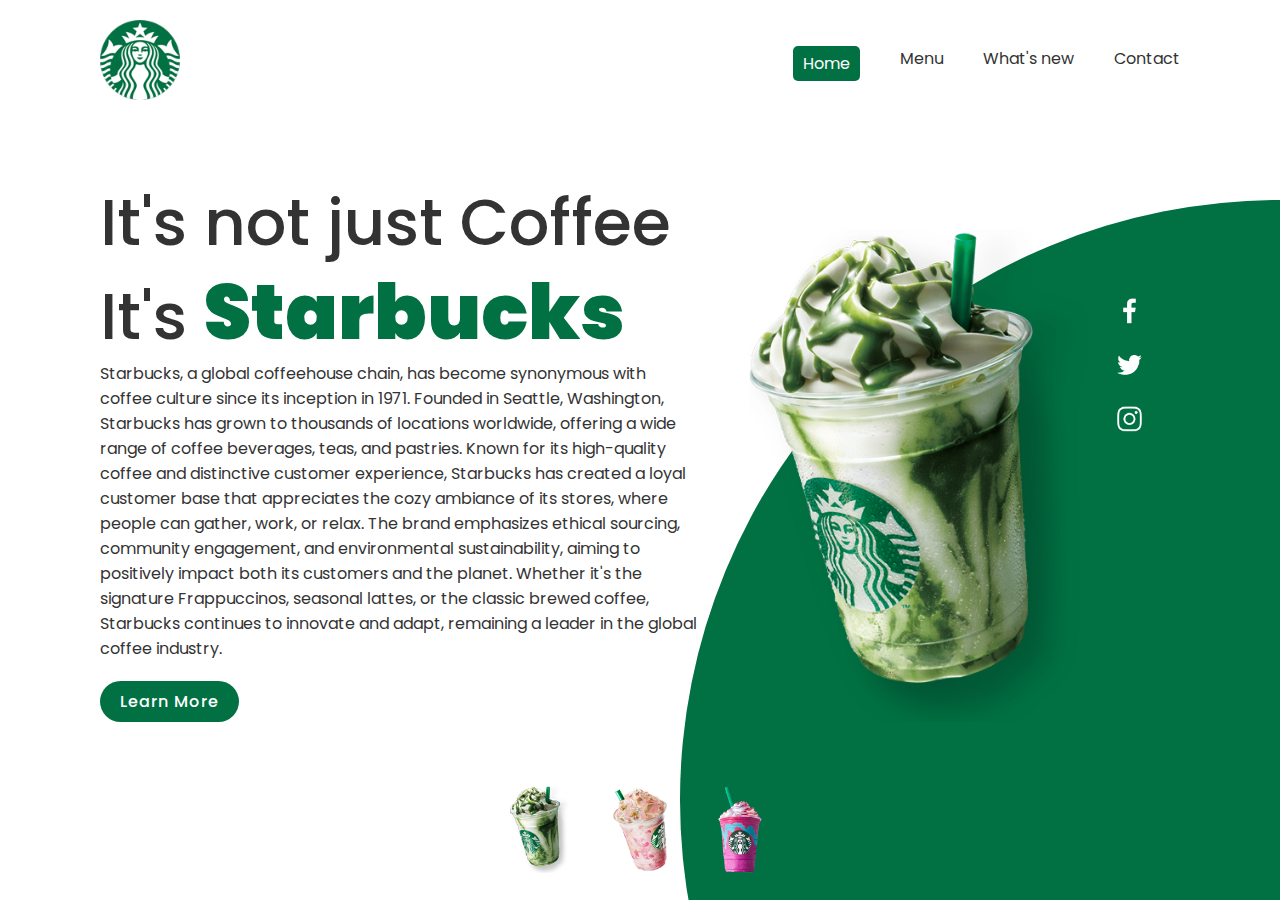
<file: Index.html>
<!DOCTYPE html>
<html lang="en">
<head>
    <meta charset="UTF-8">
    <meta http-equiv="X-UA-Compatible" content="IE=edge">
    <meta name="viewport" content="width=device-width, initial-scale=1.0">
    <title>Starbucks</title>
    <link rel="stylesheet" href="style.css">
    <link rel="icon" href="./img/logo.png" type="image/png"> <!-- Add this line -->
</head>
<body>
    <section>
        <div class="circle"></div>
        <header>
            <a href="#"><img src="./img/logo.png" class="logo"></a>
            <ul>
                <li><a href="#" class="active">Home</a></li>
                <li><a href="menu.html" >Menu</a></li>
                <li><a href="new.html">What's new</a></li>
                <li><a href="contact.html">Contact</a></li>
            </ul>
        </header>
        <div class="content">
            <div class="textBox">
                <h2>It's not just Coffee <br>It's <span>Starbucks</span></h2>
                <p>Starbucks, a global coffeehouse chain, has become synonymous with coffee culture since its inception in 1971. Founded in Seattle, Washington, Starbucks has grown to thousands of locations worldwide, offering a wide range of coffee beverages, teas, and pastries. Known for its high-quality coffee and distinctive customer experience, Starbucks has created a loyal customer base that appreciates the cozy ambiance of its stores, where people can gather, work, or relax. The brand emphasizes ethical sourcing, community engagement, and environmental sustainability, aiming to positively impact both its customers and the planet. Whether it's the signature Frappuccinos, seasonal lattes, or the classic brewed coffee, Starbucks continues to innovate and adapt, remaining a leader in the global coffee industry.</p>
                <a href="learn.html">Learn More</a>
            </div>
            <div class="imgBox">
                <img src="./img/img1.png" class="starbucks">
            </div>
        </div>
        <ul class="thumb">
            <li><a href="#"><img src="./img/thumb1.png" onclick="imgSlider('./img/img1.png'); changeCircleColor('#017143')"></a></li>
            <li><a href="#"><img src="./img/thumb2.png" onclick="imgSlider('./img/img2.png'); changeCircleColor('#eb7495')"></a></li>
            <li><a href="#"><img src="./img/thumb3.png" onclick="imgSlider('./img/img3.png'); changeCircleColor('#d752b1')"></a></li>
        </ul>
        <ul class="sci">
            <li><a href="https://www.facebook.com/Starbucks/"><img src="./img/facebook.png"></a></li>
            <li><a href="https://x.com/StarbucksIndia?ref_src=twsrc%5Egoogle%7Ctwcamp%5Eserp%7Ctwgr%5Eauthor"><img src="./img/twitter.png"></a></li>
            <li><a href="https://www.instagram.com/starbucks/?hl=en"><img src="./img/instagram.png"></a></li>
        </ul>
    </section>

    <script type="text/javascript">
        function imgSlider(anything){
            document.querySelector('.starbucks').src = anything;
        }
        function changeCircleColor(color){
            const circle = document.querySelector('.circle');
            circle.style.background = color;
        }
    </script>
</body>
</html>
</file>
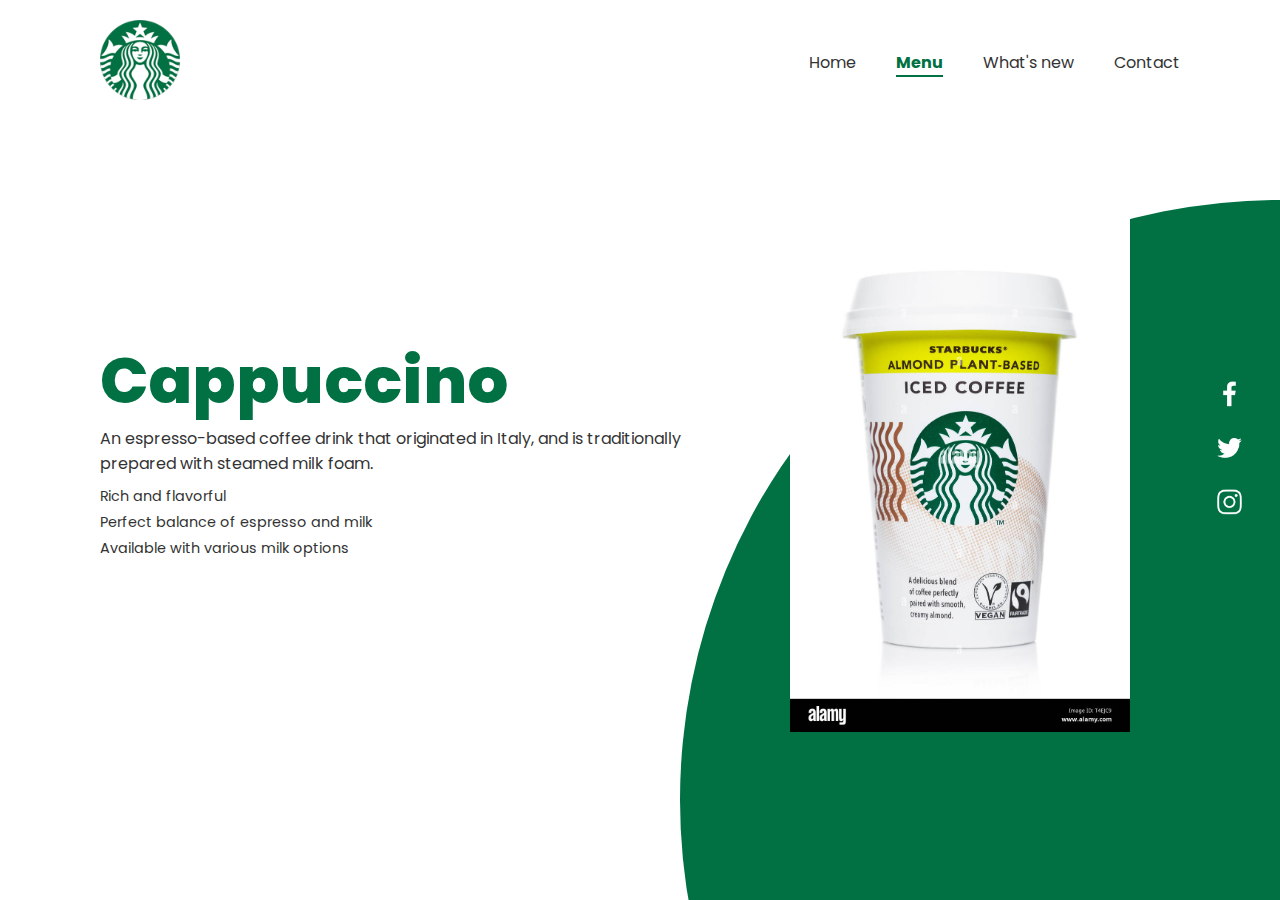
<file: cappuccino.html>
<!DOCTYPE html>
<html lang="en">
<head>
    <meta charset="UTF-8">
    <meta http-equiv="X-UA-Compatible" content="IE=edge">
    <meta name="viewport" content="width=device-width, initial-scale=1.0">
    <title>Cappuccino - Starbucks Menu</title>
    <link rel="stylesheet" href="menu.css">
    <link rel="icon" href="./img/logo.png" type="image/png">
</head>
<body>
    <section>
        <div class="circle"></div>
        <header>
            <a href="index.html"><img src="./img/logo.png" class="logo"></a>
            <ul>
                <li><a href="index.html">Home</a></li>
                <li><a href="menu.html" class="active">Menu</a></li>
                <li><a href="new.html">What's new</a></li>
                <li><a href="contact.html">Contact</a></li>
            </ul>
        </header>
        <div class="content">
            <div class="textBox">
                <h2>Cappuccino</h2>
                <p>An espresso-based coffee drink that originated in Italy, and is traditionally prepared with steamed milk foam.</p>
                <ul class="details">
                    <li>Rich and flavorful</li>
                    <li>Perfect balance of espresso and milk</li>
                    <li>Available with various milk options</li>
                </ul>
            </div>
            <div class="imgBox">
                <img src="img/almond.jpg" alt="Cappuccino">
            </div>
        </div>
        <ul class="sci">
            <li><a href="https://www.facebook.com/Starbucks"><img src="./img/facebook.png"></a></li>
            <li><a href="https://x.com/StarbucksIndia?ref_src=twsrc%5Egoogle%7Ctwcamp%5Eserp%7Ctwgr%5Eauthor"><img src="./img/twitter.png"></a></li>
            <li><a href="https://www.instagram.com/starbucks/?hl=en"><img src="./img/instagram.png"></a></li>
        </ul>
    </section>
</body>
</html>
</file>
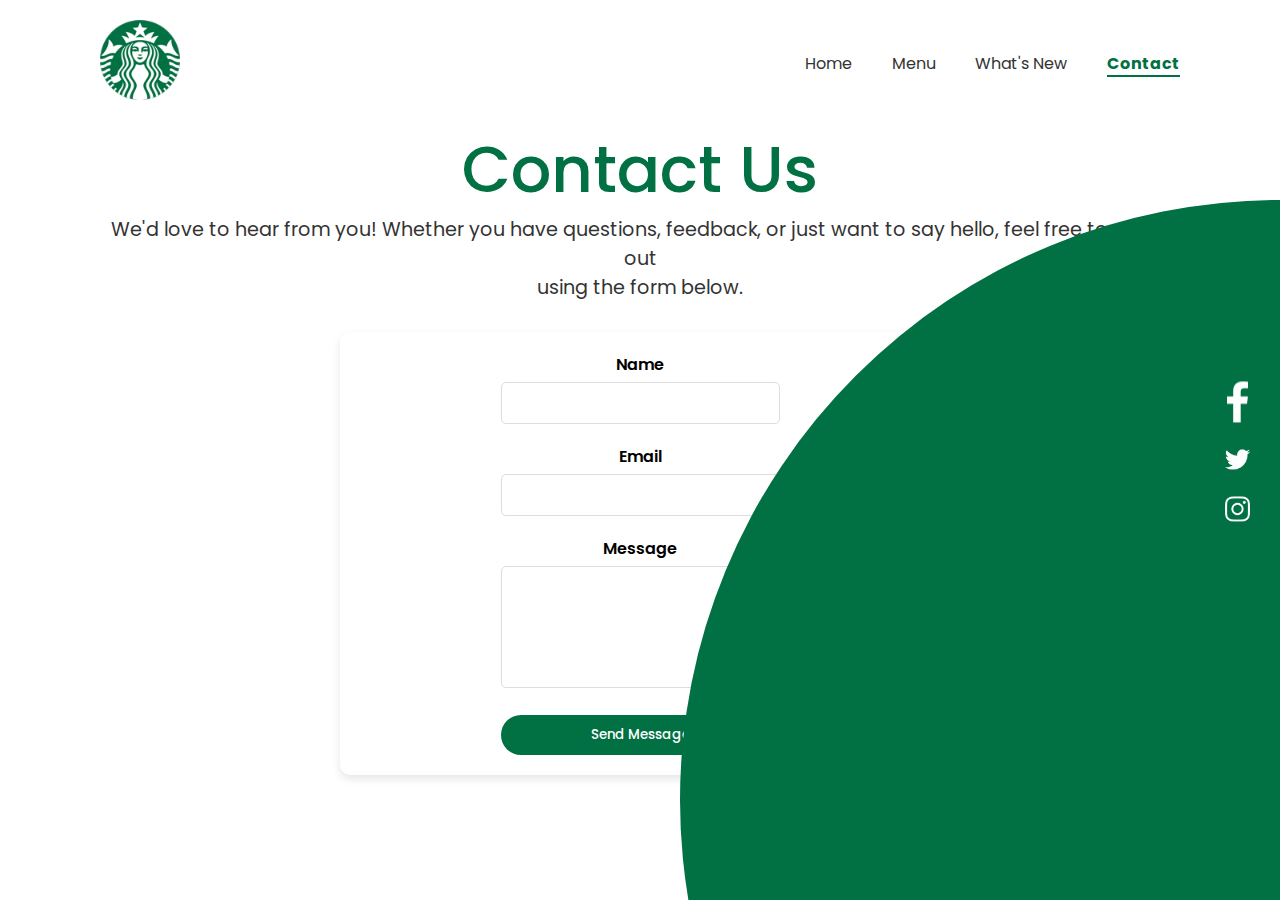
<file: contact.html>
<!DOCTYPE html>
<html lang="en">
<head>
    <meta charset="UTF-8">
    <meta http-equiv="X-UA-Compatible" content="IE=edge">
    <meta name="viewport" content="width=device-width, initial-scale=1.0">
    <title>Contact | Starbucks</title>
    <link rel="stylesheet" href="contact.css">
    <link rel="icon" href="./img/logo.png" type="image/png">
</head>
<body>
    <section>
        <div class="circle"></div>
        <header>
            <a href="index.html"><img src="./img/logo.png" class="logo" alt="Starbucks Logo"></a>
            <ul>
                <li><a href="index.html">Home</a></li>
                <li><a href="menu.html">Menu</a></li>
                <li><a href="new.html">What's New</a></li>
                <li><a href="contact.html" class="active">Contact</a></li>
            </ul>
        </header>
        <div class="content">
            <div class="textBox">
                <h2>Contact Us</h2>
                <p>We'd love to hear from you! Whether you have questions, feedback, or just want to say hello, feel free to reach out <br> using the form below.</p>
            </div>
            <div class="contactForm">
                <form id="contactForm">
                    <div class="formGroup">
                        <label for="name">Name</label>
                        <input type="text" id="name" name="name" required>
                    </div>
                    <div class="formGroup">
                        <label for="email">Email</label>
                        <input type="email" id="email" name="email" required>
                    </div>
                    <div class="formGroup">
                        <label for="message">Message</label>
                        <textarea id="message" name="message" rows="5" required></textarea>
                    </div>
                    <button type="submit">Send Message</button>
                </form>
            </div>
        </div>
        <ul class="sci">
            <li><a href="https://www.facebook.com/Starbucks" target="_blank" aria-label="Facebook"><img src="./img/facebook.png" alt="Facebook"></a></li>
            <li><a href="https://x.com/StarbucksIndia?ref_src=twsrc%5Egoogle%7Ctwcamp%5Eserp%7Ctwgr%5Eauthor" target="_blank" aria-label="Twitter"><img src="./img/twitter.png" alt="Twitter"></a></li>
            <li><a href="https://www.instagram.com/starbucks/?hl=en" target="_blank" aria-label="Instagram"><img src="./img/instagram.png" alt="Instagram"></a></li>
        </ul>
    </section>

    <script type="text/javascript">
        document.getElementById('contactForm').addEventListener('submit', function(event) {
            event.preventDefault(); // Prevent the form from submitting in the traditional way
            window.location.href = 'thankyou.html'; // Redirect to the thank you page
        });
    </script>
</body>
</html>
</file>
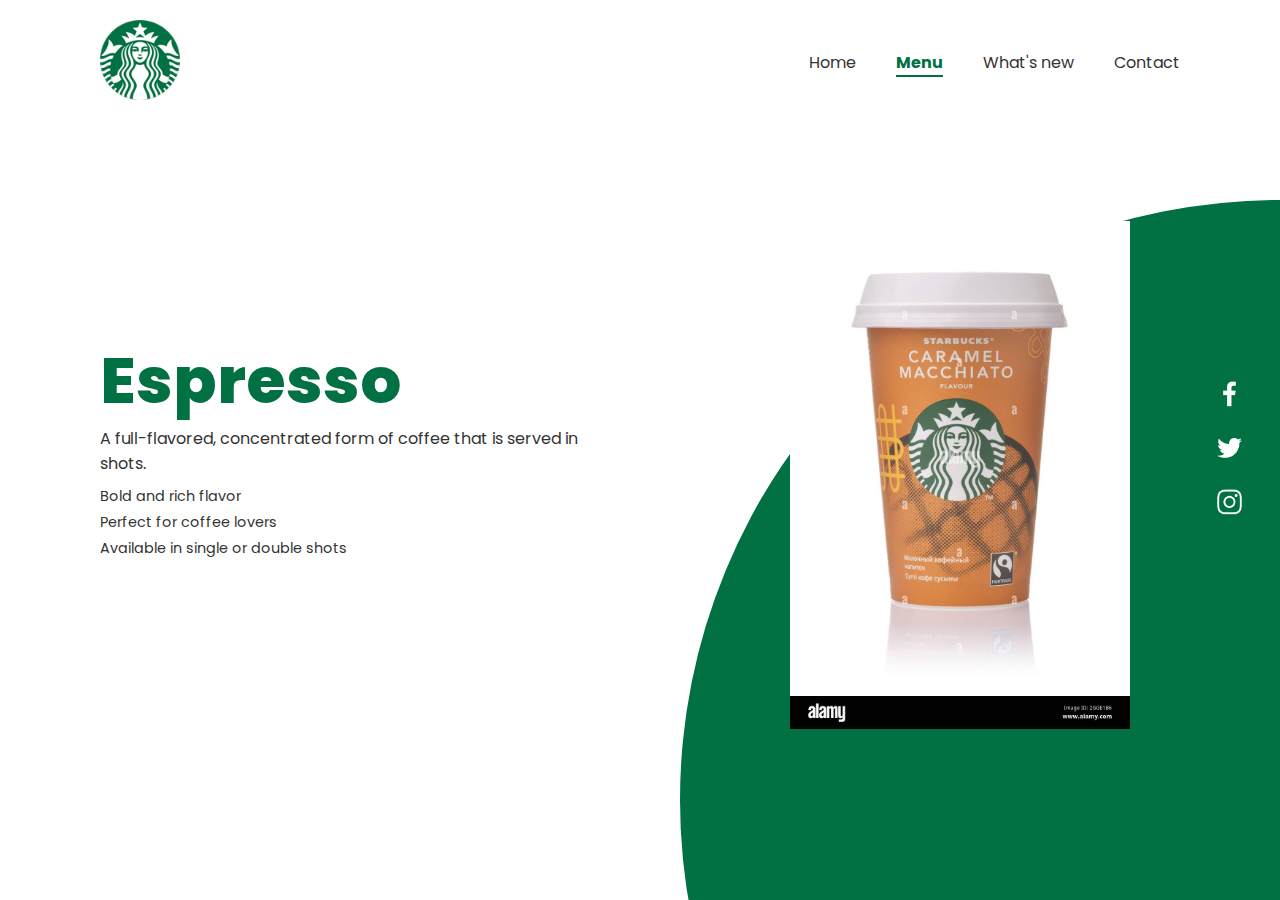
<file: espresso.html>
<!DOCTYPE html>
<html lang="en">
<head>
    <meta charset="UTF-8">
    <meta http-equiv="X-UA-Compatible" content="IE=edge">
    <meta name="viewport" content="width=device-width, initial-scale=1.0">
    <title>Espresso - Starbucks Menu</title>
    <link rel="stylesheet" href="menu.css">
    <link rel="icon" href="./img/logo.png" type="image/png">
</head>
<body>
    <section>
        <div class="circle"></div>
        <header>
            <a href="index.html"><img src="./img/logo.png" class="logo"></a>
            <ul>
                <li><a href="index.html">Home</a></li>
                <li><a href="menu.html" class="active">Menu</a></li>
                <li><a href="new.html">What's new</a></li>
                <li><a href="contact.html">Contact</a></li>
            </ul>
        </header>
        <div class="content">
            <div class="textBox">
                <h2>Espresso</h2>
                <p>A full-flavored, concentrated form of coffee that is served in shots.</p>
                <ul class="details">
                    <li>Bold and rich flavor</li>
                    <li>Perfect for coffee lovers</li>
                    <li>Available in single or double shots</li>
                </ul>
            </div>
            <div class="imgBox">
                <img src="img/caramel.jpg" alt="Espresso">
            </div>
        </div>
        <ul class="sci">
            <li><a href="https://www.facebook.com/Starbucks"><img src="./img/facebook.png"></a></li>
            <li><a href="https://x.com/StarbucksIndia?ref_src=twsrc%5Egoogle%7Ctwcamp%5Eserp%7Ctwgr%5Eauthor"><img src="./img/twitter.png"></a></li>
            <li><a href="https://www.instagram.com/starbucks/?hl=en"><img src="./img/instagram.png"></a></li>
        </ul>
    </section>
</body>
</html>
</file>
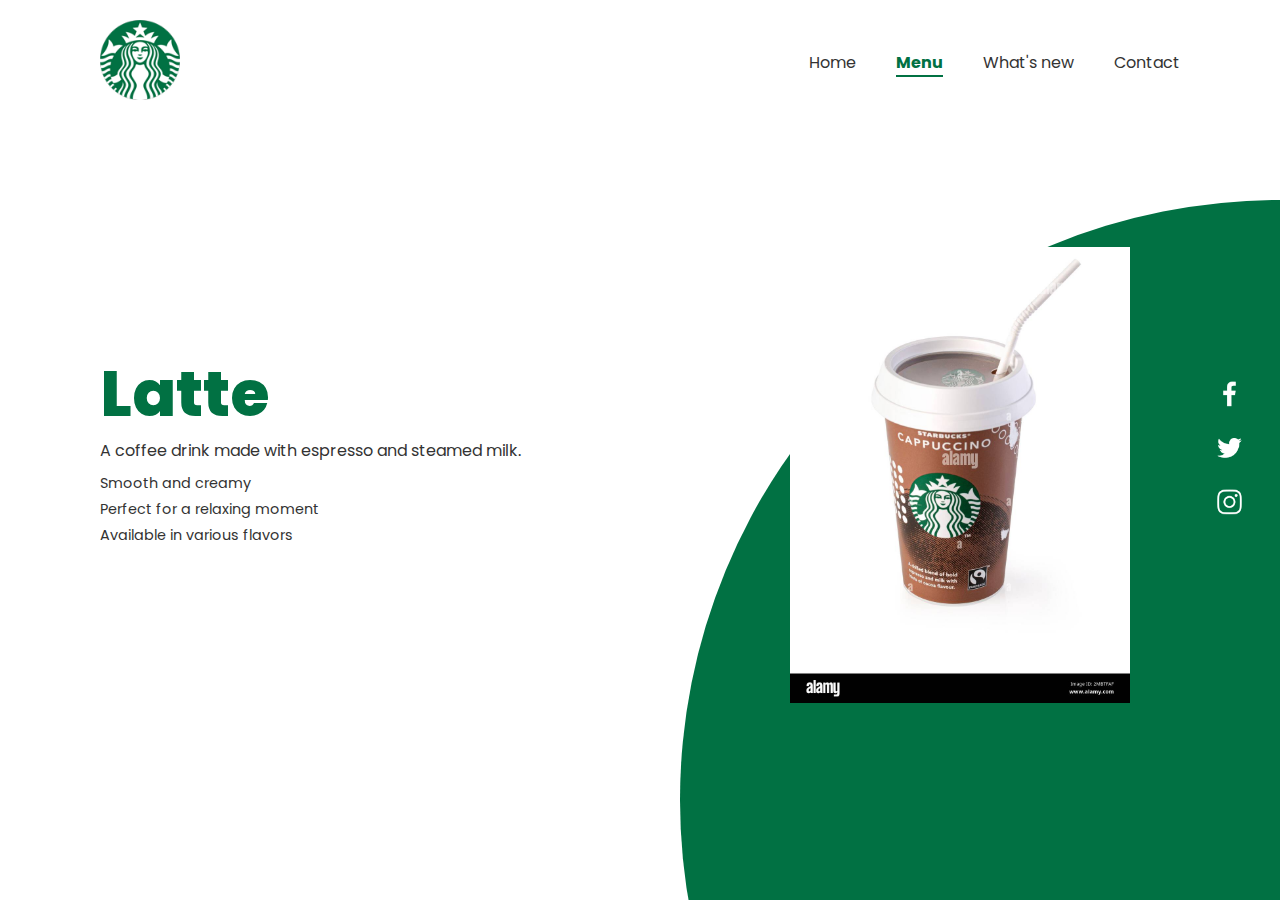
<file: latte.html>
<!DOCTYPE html>
<html lang="en">
<head>
    <meta charset="UTF-8">
    <meta http-equiv="X-UA-Compatible" content="IE=edge">
    <meta name="viewport" content="width=device-width, initial-scale=1.0">
    <title>Latte - Starbucks Menu</title>
    <link rel="stylesheet" href="menu.css">
    <link rel="icon" href="./img/logo.png" type="image/png">
</head>
<body>
    <section>
        <div class="circle"></div>
        <header>
            <a href="index.html"><img src="./img/logo.png" class="logo"></a>
            <ul>
                <li><a href="index.html">Home</a></li>
                <li><a href="menu.html" class="active">Menu</a></li>
                <li><a href="new.html">What's new</a></li>
                <li><a href="contact.html">Contact</a></li>
            </ul>
        </header>
        <div class="content">
            <div class="textBox">
                <h2>Latte</h2>
                <p>A coffee drink made with espresso and steamed milk.</p>
                <ul class="details">
                    <li>Smooth and creamy</li>
                    <li>Perfect for a relaxing moment</li>
                    <li>Available in various flavors</li>
                </ul>
            </div>
            <div class="imgBox">
                <img src="img/cappuchino.jpg" alt="Latte">
            </div>
        </div>
        <ul class="sci">
            <li><a href="https://www.facebook.com/Starbucks"><img src="./img/facebook.png"></a></li>
            <li><a href="https://x.com/StarbucksIndia?ref_src=twsrc%5Egoogle%7Ctwcamp%5Eserp%7Ctwgr%5Eauthor"><img src="./img/twitter.png"></a></li>
            <li><a href="https://www.instagram.com/starbucks/?hl=en"><img src="./img/instagram.png"></a></li>
        </ul>
    </section>
</body>
</html>
</file>
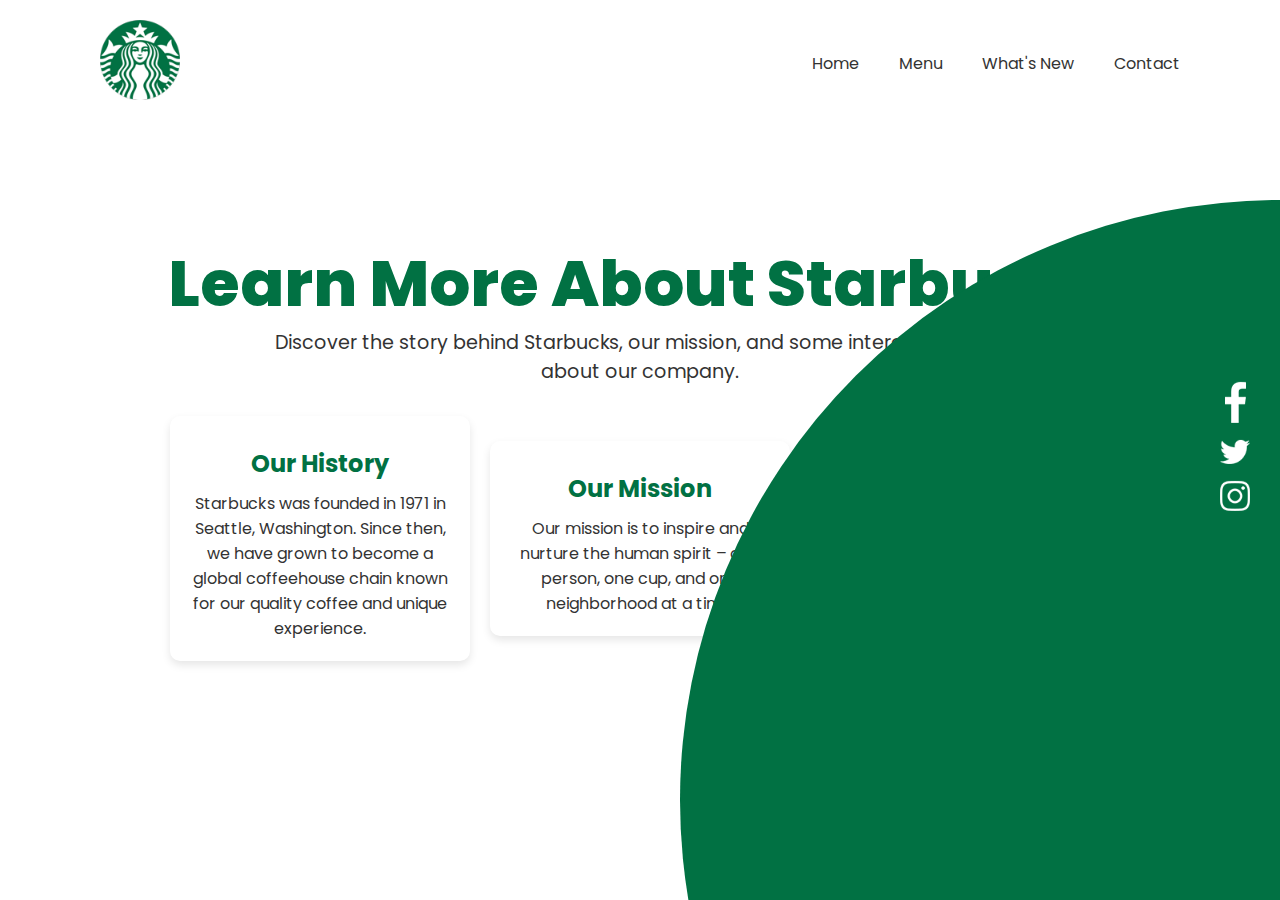
<file: learn.html>
<!DOCTYPE html>
<html lang="en">
<head>
    <meta charset="UTF-8">
    <meta http-equiv="X-UA-Compatible" content="IE=edge">
    <meta name="viewport" content="width=device-width, initial-scale=1.0">
    <title>Learn More | Starbucks</title>
    <link rel="stylesheet" href="learn.css">
    <link rel="icon" href="./img/logo.png" type="image/png">
</head>
<body>
    <section>
        <div class="circle"></div>
        <header>
            <a href="index.html"><img src="./img/logo.png" class="logo" alt="Starbucks Logo"></a>
            <ul>
                <li><a href="index.html">Home</a></li>
                <li><a href="menu.html">Menu</a></li>
                <li><a href="new.html">What's New</a></li>
                <li><a href="contact.html">Contact</a></li>
                
            </ul>
        </header>
        <div class="content">
            <div class="textBox">
                <h2>Learn More About Starbucks</h2>
                <p>Discover the story behind Starbucks, our mission, and some interesting facts <br> about our company.</p>
            </div>
            <div class="infoBox">
                <div class="infoItem">
                    <h3>Our History</h3>
                    <p>Starbucks was founded in 1971 in Seattle, Washington. Since then, we have grown to become a global coffeehouse chain known for our quality coffee and unique experience.</p>
                </div>
                <div class="infoItem">
                    <h3>Our Mission</h3>
                    <p>Our mission is to inspire and nurture the human spirit – one person, one cup, and one neighborhood at a time.</p>
                </div>
                <div class="infoItem">
                    <h3>Interesting Facts</h3>
                    <p>Did you know that Starbucks sources its coffee beans from over 30 countries and serves millions of customers worldwide every day?</p>
                </div>
            </div>
        </div>
        <ul class="sci">
            <li><a href="https://facebook.com" target="_blank" aria-label="Facebook"><img src="./img/facebook.png" alt="Facebook"></a></li>
            <li><a href="https://twitter.com" target="_blank" aria-label="Twitter"><img src="./img/twitter.png" alt="Twitter"></a></li>
            <li><a href="https://instagram.com" target="_blank" aria-label="Instagram"><img src="./img/instagram.png" alt="Instagram"></a></li>
        </ul>
    </section>
</body>
</html>
</file>
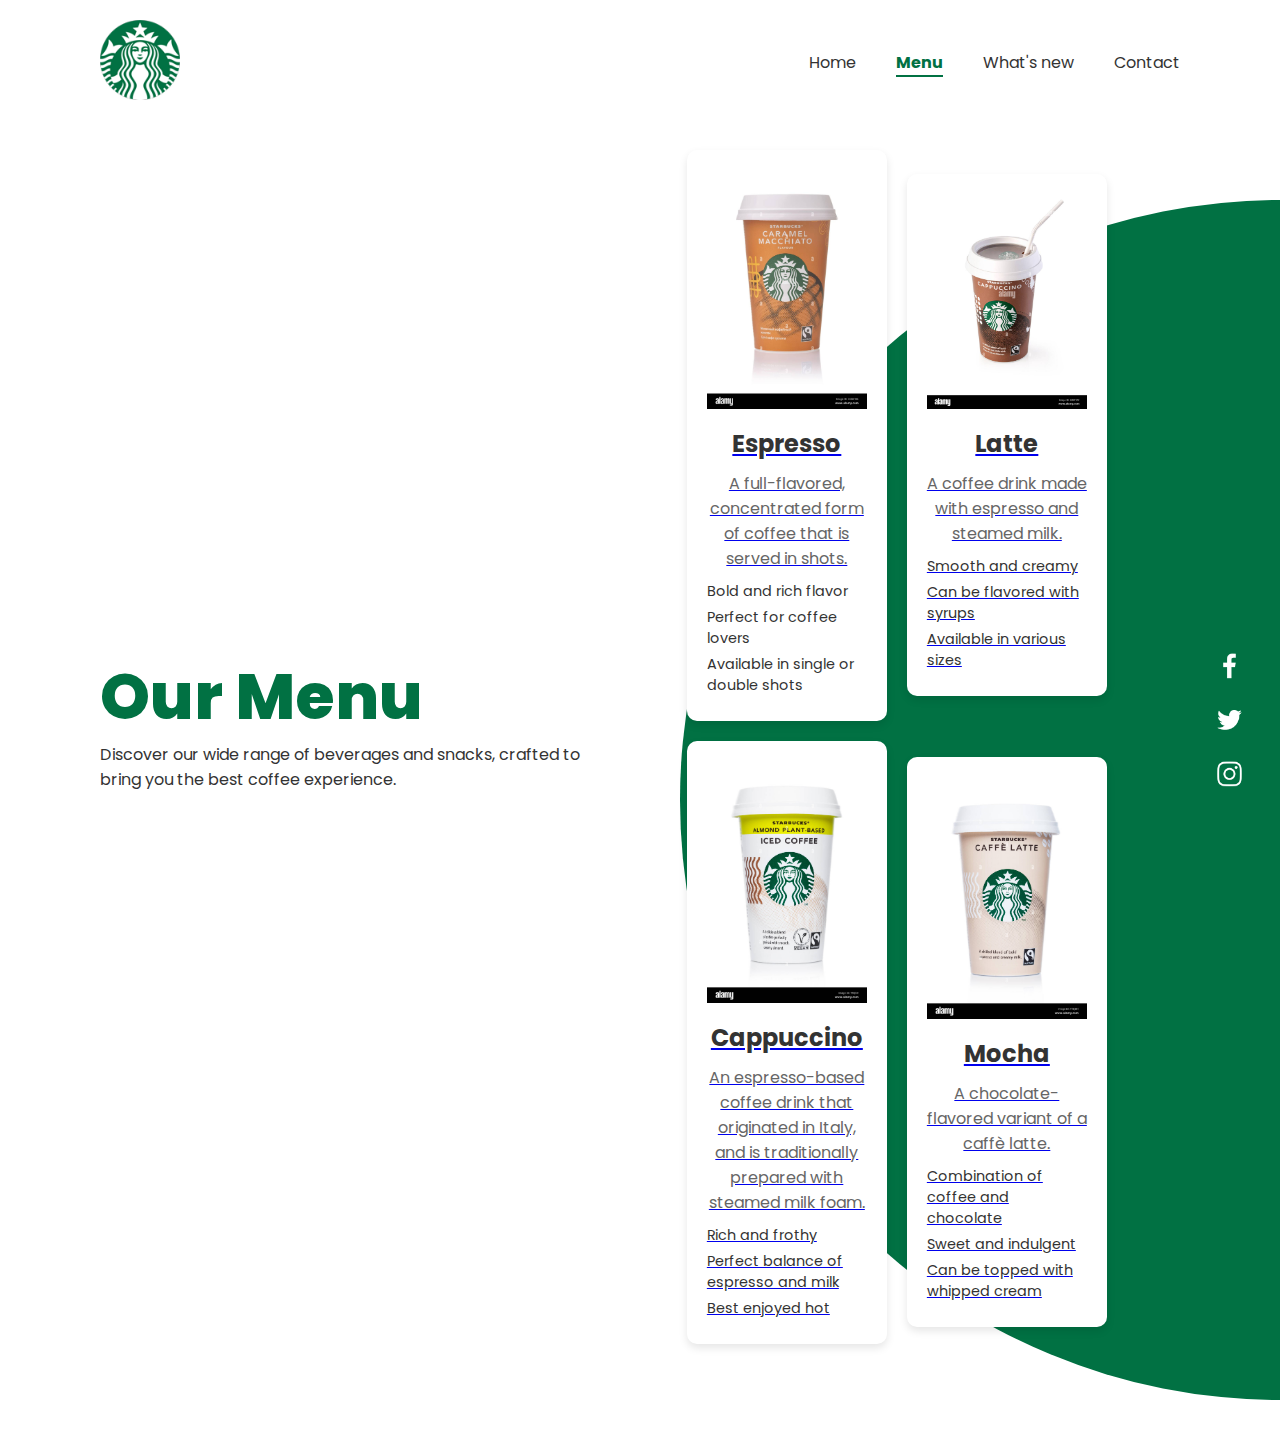
<file: menu.html>
<!DOCTYPE html>
<html lang="en">
<head>
    <meta charset="UTF-8">
    <meta http-equiv="X-UA-Compatible" content="IE=edge">
    <meta name="viewport" content="width=device-width, initial-scale=1.0">
    <title>Starbucks Menu</title>
    <link rel="stylesheet" href="menu.css">
    <link rel="icon" href="./img/logo.png" type="image/png">
</head>
<body>
    <section>
        <div class="circle"></div>
        <header>
            <a href="index.html"><img src="./img/logo.png" class="logo"></a>
            <ul>
                <li><a href="index.html">Home</a></li>
                <li><a href="menu.html" class="active">Menu</a></li>
                <li><a href="new.html">What's new</a></li>
                <li><a href="contact.html">Contact</a></li>
            </ul>
        </header>
        <div class="content">
            <div class="textBox">
                <h2>Our Menu</h2>
                <p>Discover our wide range of beverages and snacks, crafted to bring you the best coffee experience.</p>
            </div>
            <div class="menuBox">
                <div class="menuItem">
                    <a href="espresso.html">
                    <img src="img/caramel.jpg" alt="Espresso">
                    <h3>Espresso</h3>
                    <p>A full-flavored, concentrated form of coffee that is served in shots.</p>
                    </a>
                    <ul class="details">
                        <li>Bold and rich flavor</li>
                        <li>Perfect for coffee lovers</li>
                        <li>Available in single or double shots</li>
                    </ul>
                </div>
                <div class="menuItem">
                    <a href="latte.html">
                    <img src="img/cappuchino.jpg" alt="Latte">
                    <h3>Latte</h3>
                    <p>A coffee drink made with espresso and steamed milk.</p>
                    <ul class="details">
                        <li>Smooth and creamy</li>
                        <li>Can be flavored with syrups</li>
                        <li>Available in various sizes</li>
                    </ul>
                    </a>
                </div>
                <div class="menuItem">
                    <a href="cappuccino.html">
                    <img src="img/almond.jpg" alt="Cappuccino">
                    <h3>Cappuccino</h3>
                    <p>An espresso-based coffee drink that originated in Italy, and is traditionally prepared with steamed milk foam.</p>
                    <ul class="details">
                        <li>Rich and frothy</li>
                        <li>Perfect balance of espresso and milk</li>
                        <li>Best enjoyed hot</li>
                    </ul>
                    </a>
                </div>
                <div class="menuItem">
                    <a href="mocha.html">
                    <img src="img/latte.jpg" alt="Mocha">
                    <h3>Mocha</h3>
                    <p>A chocolate-flavored variant of a caffè latte.</p>
                    <ul class="details">
                        <li>Combination of coffee and chocolate</li>
                        <li>Sweet and indulgent</li>
                        <li>Can be topped with whipped cream</li>
                    </ul>
                    </a>
                </div>
            </div>
        </div>
        <ul class="sci">
            <li><a href="https://www.facebook.com/Starbucks"><img src="./img/facebook.png"></a></li>
            <li><a href="https://x.com/StarbucksIndia?ref_src=twsrc%5Egoogle%7Ctwcamp%5Eserp%7Ctwgr%5Eauthor"><img src="./img/twitter.png"></a></li>
            <li><a href="https://www.instagram.com/starbucks/?hl=en"><img src="./img/instagram.png"></a></li>
        </ul>
    </section>
</body>
</html>
</file>
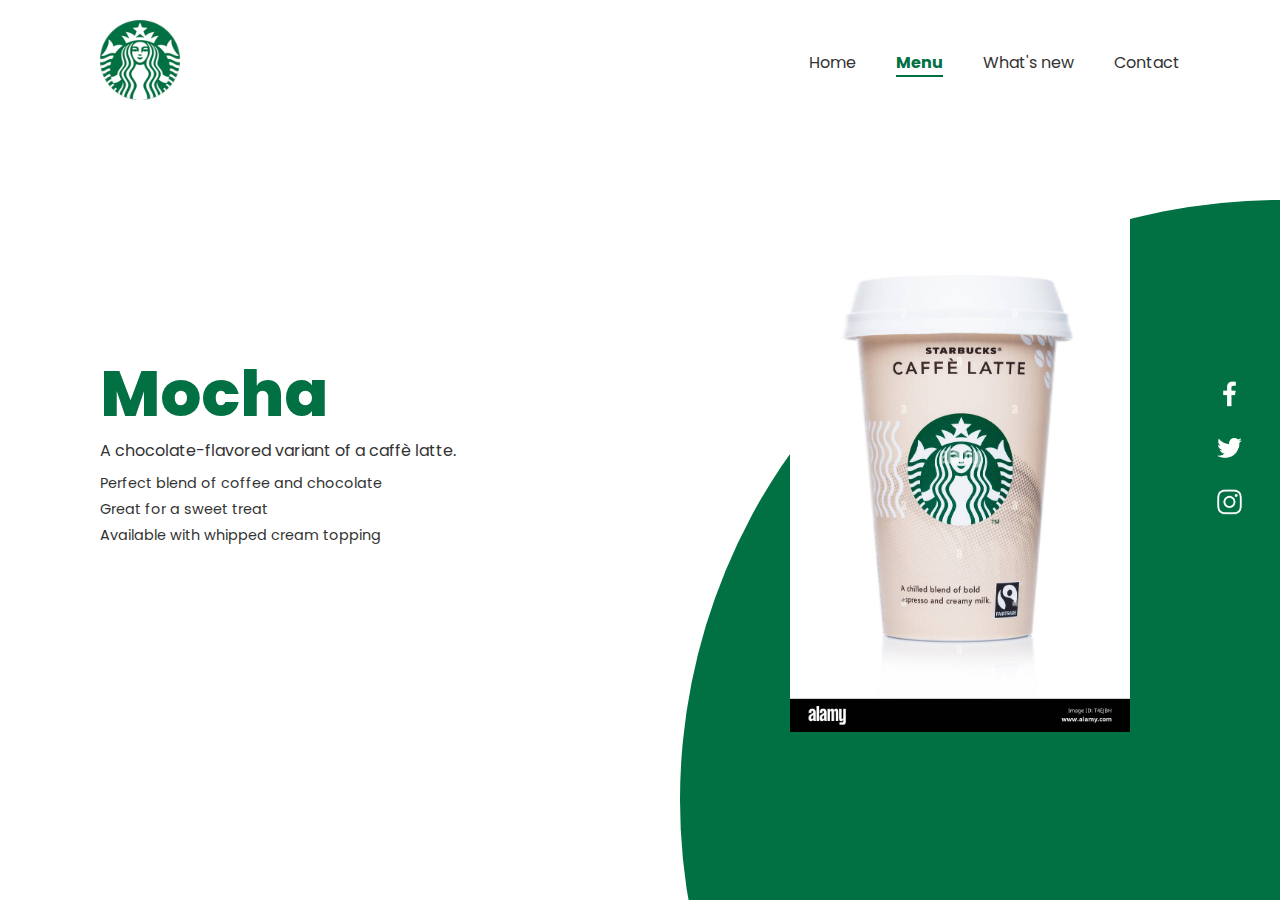
<file: mocha.html>
<!DOCTYPE html>
<html lang="en">
<head>
    <meta charset="UTF-8">
    <meta http-equiv="X-UA-Compatible" content="IE=edge">
    <meta name="viewport" content="width=device-width, initial-scale=1.0">
    <title>Mocha - Starbucks Menu</title>
    <link rel="stylesheet" href="menu.css">
    <link rel="icon" href="./img/logo.png" type="image/png">
</head>
<body>
    <section>
        <div class="circle"></div>
        <header>
            <a href="index.html"><img src="./img/logo.png" class="logo"></a>
            <ul>
                <li><a href="index.html">Home</a></li>
                <li><a href="menu.html" class="active">Menu</a></li>
                <li><a href="new.html">What's new</a></li>
                <li><a href="contact.html">Contact</a></li>
            </ul>
        </header>
        <div class="content">
            <div class="textBox">
                <h2>Mocha</h2>
                <p>A chocolate-flavored variant of a caffè latte.</p>
                <ul class="details">
                    <li>Perfect blend of coffee and chocolate</li>
                    <li>Great for a sweet treat</li>
                    <li>Available with whipped cream topping</li>
                </ul>
            </div>
            <div class="imgBox">
                <img src="img/latte.jpg" alt="Mocha">
            </div>
        </div>
        <ul class="sci">
            <li><a href="https://www.facebook.com/Starbucks"><img src="./img/facebook.png"></a></li>
            <li><a href="https://x.com/StarbucksIndia?ref_src=twsrc%5Egoogle%7Ctwcamp%5Eserp%7Ctwgr%5Eauthor"><img src="./img/twitter.png"></a></li>
            <li><a href="https://www.instagram.com/starbucks/?hl=en"><img src="./img/instagram.png"></a></li>
        </ul>
    </section>
</body>
</html>
</file>
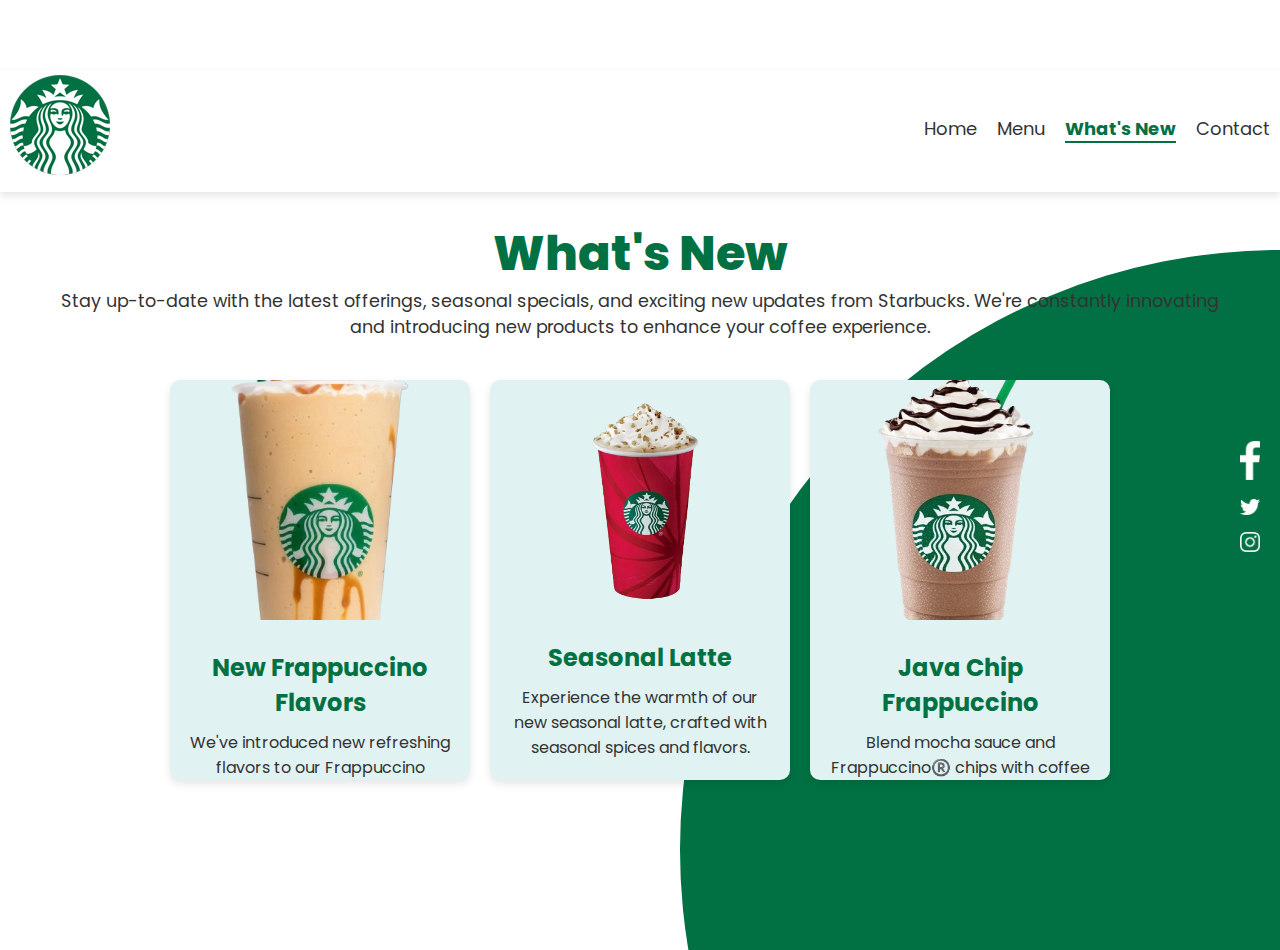
<file: new.html>
<!DOCTYPE html>
<html lang="en">
<head>
    <meta charset="UTF-8">
    <meta http-equiv="X-UA-Compatible" content="IE=edge">
    <meta name="viewport" content="width=device-width, initial-scale=1.0">
    <title>What's New | Starbucks</title>
    <link rel="stylesheet" href="new.css">
    <link rel="icon" href="./img/logo.png" type="image/png">
</head>
<body>
    <section>
        <div class="circle"></div>
        <header>
            <a href="index.html"><img src="./img/logo.png" class="logo" alt="Starbucks Logo"></a>
            <ul>
                <li><a href="index.html">Home</a></li>
                <li><a href="menu.html">Menu</a></li>
                <li><a href="new.html" class="active">What's New</a></li>
                <li><a href="contact.html">Contact</a></li>
            </ul>
        </header>
        <div class="content">
            <div class="textBox">
                <h2>What's New</h2>
                <p>Stay up-to-date with the latest offerings, seasonal specials, and exciting new updates from Starbucks. We're constantly innovating <br> and introducing new products to enhance your coffee experience.</p>
            </div>
            <div class="updatesBox">
                <div class="updateItem">
                    <a href="#">
                        <img src="./img/frap.png" alt="New Frappuccino Flavors">
                        <div class="updateInfo">
                            <h3>New Frappuccino Flavors</h3>
                            <p>We've introduced new refreshing flavors to our Frappuccino lineup. Come in and try our latest creations!</p>
                        </div>
                    </a>
                </div>
                <div class="updateItem">
                    <a href="#">
                        <img src="./img/slatte.png" alt="Seasonal Latte">
                        <div class="updateInfo">
                            <h3>Seasonal Latte</h3>
                            <p>Experience the warmth of our new seasonal latte, crafted with seasonal spices and flavors.</p>
                        </div>
                    </a>
                </div>
                <div class="updateItem">
                    <a href="#">
                        <img src="./img/java.png" alt="Java Chip Frappuccino">
                        <div class="updateInfo">
                            <h3>Java Chip Frappuccino</h3>
                            <p>Blend mocha sauce and Frappuccino®️ chips with coffee and milk and ice, then top with whipped cream and mocha drizzle.</p>
                        </div>
                    </a>
                </div>
            </div>
        </div>
        <ul class="sci">
            <li><a href="https://www.facebook.com/Starbucks/" target="_blank" aria-label="Facebook"><img src="./img/facebook.png" alt="Facebook"></a></li>
            <li><a href="https://x.com/StarbucksIndia?ref_src=twsrc%5Egoogle%7Ctwcamp%5Eserp%7Ctwgr%5Eauthor" target="_blank" aria-label="Twitter"><img src="./img/twitter.png" alt="Twitter"></a></li>
            <li><a href="https://www.instagram.com/starbucks/?hl=en" target="_blank" aria-label="Instagram"><img src="./img/instagram.png" alt="Instagram"></a></li>
        </ul>
    </section>
</body>
</html>
</file>
<file: style.css>
@import url('https://fonts.googleapis.com/css2?family=Poppins:wght@200;300;400;500;600;700;800;900&display=swap');

* {
    margin: 0;
    padding: 0;
    box-sizing: border-box;
    font-family: 'Poppins', sans-serif;
}

section {
    position: relative;
    width: 100%;
    display: flex;
    min-height: 100vh;
    padding: 100px;
    justify-content: space-between;
    align-items: center;
    background: #fff;
}

header {
    position: absolute;
    top: 0;
    left: 0;
    width: 100%;
    padding: 20px 100px;
    display: flex;
    justify-content: space-between;
    align-items: center;
}

.logo {
    position: relative;
    max-width: 80px;
}

header ul {
    position: relative;
    display: flex;
}

header ul li {
    list-style: none;
}

header ul li a {
    display: inline-block;
    color: #333;
    font-weight: 400;
    margin-left: 40px;
    text-decoration: none;
    transition: color 0.3s, background-color 0.3s;
}

header ul li a:hover {
    color: #fff;
    background-color: #017143;
    padding: 5px 10px;
    border-radius: 5px;
}

header ul li a.active {
    color: #fff;
    background-color: #017143;
    padding: 5px 10px;
    border-radius: 5px;
}

.content {
    position: relative;
    width: 100%;
    display: flex;
    justify-content: space-between;
    align-items: center;
}

.textBox {
    position: relative;
    max-width: 600px;
}

.textBox h2 {
    color: #333;
    font-size: 4em;
    line-height: 1.4em;
    font-weight: 500;
}

.textBox h2 span {
    color: #017143;
    font-size: 1.2em;
    font-weight: 900;
}

.textBox p {
    color: #333;
}

.textBox a {
    display: inline-block;
    margin-top: 20px;
    padding: 8px 20px;
    background: #017143;
    color: #fff;
    border-radius: 40px;
    font-weight: 500;
    letter-spacing: 1px;
    text-decoration: none;
}

.imgBox {
    width: 600px;
    display: flex;
    justify-content: flex-end;
    padding-right: 50px;
    margin-top: 50px;
}

.imgBox img {
    max-width: 340px;
}

.thumb {
    position: absolute;
    left: 50%;
    bottom: 20px;
    transform: translate(-50%);
    display: flex;
}

.thumb li {
    list-style: none;
    display: inline-block;
    margin: 0 20px;
    cursor: pointer;
    transition: 0.6s;
}

.thumb li:hover {
    transform: translateY(-15px);
}

.thumb li img {
    max-width: 60px;
}

.sci {
    position: relative;
    top: 50%;
    right: 30px;
    transform: translateY(-50%);
    display: flex;
    justify-content: center;
    align-items: center;
    flex-direction: column;
}

.sci li {
    list-style: none;
}

.sci li a {
    display: inline-block;
    margin: 5px 0;
    transform: scale(0.6);
    filter: invert(1);
}

.sci li a:hover {
    color: #017143;
}

.circle {
    position: absolute;
    top: 0;
    left: 0;
    width: 100%;
    height: 100%;
    background: #017143;
    clip-path: circle(600px at right 800px);
}
@media (max-width: 767px) {
    header {
        padding: 20px 10px;
        flex-direction: column;
        align-items: flex-start;
    }
    .logo {
        max-width: 60px;
    }
    header ul {
        display: flex;
        flex-direction: column;
        margin-top: 10px;
    }
    header ul li {
        margin-bottom: 10px;
    }
    .textBox {
        text-align: center;
        max-width: 100%;
    }
    .textBox h2 {
        font-size: 2.5em;
    }
    .textBox a {
        padding: 8px 15px;
    }
    .imgBox {
        width: 100%;
        padding-right: 0;
        margin-top: 30px;
        text-align: center;
    }
    .imgBox img {
        max-width: 100%;
    }
    .thumb {
        position: relative;
        bottom: 0;
        left: 0;
        transform: none;
        display: flex;
        justify-content: center;
        margin-top: 20px;
    }
    .thumb li {
        margin: 0 10px;
    }
    .sci {
        position: static;
        right: 0;
        transform: none;
        flex-direction: row;
    }
    .sci li {
        margin: 0 5px;
    }
}
</file>
<file: menu.css>
@import url('https://fonts.googleapis.com/css2?family=Poppins:wght@200;300;400;500;600;700;800;900&display=swap');

* {
    margin: 0;
    padding: 0;
    box-sizing: border-box;
    font-family: 'Poppins', sans-serif;
}

section {
    position: relative;
    width: 100%;
    display: flex;
    min-height: 100vh;
    padding: 100px;
    justify-content: space-between;
    align-items: center;
    background: #fff;
}

header {
    position: absolute;
    top: 0;
    left: 0;
    width: 100%;
    padding: 20px 100px;
    display: flex;
    justify-content: space-between;
    align-items: center;
}

.logo {
    position: relative;
    max-width: 80px;
}

header ul {
    position: relative;
    display: flex;
}

header ul li {
    list-style: none;
}

header ul li a {
    display: inline-block;
    color: #333;
    font-weight: 400;
    margin-left: 40px;
    text-decoration: none;
}

header ul li a:hover, header ul li a.active {
    color: #017143;
}
header ul li a.active {
    color: #017143; 
    font-weight: 700; 
    border-bottom: 2px solid #017143; 
}
.content {
    position: relative;
    width: 100%;
    display: flex;
    justify-content: space-between;
    align-items: center;
}

.textBox {
    position: relative;
    max-width: 600px;
}

.textBox h2 {
    color: #017143;
    font-size: 4em;
    line-height: 1.4em;
    font-weight: 800;
}

.textBox h2 span {
    color: #017143;
    font-size: 1.2em;
    font-weight: 900;
}

.textBox p {
    color: #333;
}

.textBox a {
    display: inline-block;
    margin-top: 20px;
    padding: 8px 20px;
    background: #017143;
    color: #fff;
    border-radius: 40px;
    font-weight: 500;
    letter-spacing: 1px;
    text-decoration: none;
}

.imgBox {
    width: 600px;
    display: flex;
    justify-content: flex-end;
    padding-right: 50px;
    margin-top: 50px;
}

.imgBox img {
    max-width: 340px;
}

.thumb {
    position: absolute;
    left: 50%;
    bottom: 20px;
    transform: translate(-50%);
    display: flex;
}

.thumb li {
    list-style: none;
    display: inline-block;
    margin: 0 20px;
    cursor: pointer;
    transition: 0.6s;
}

.thumb li:hover {
    transform: translateY(-15px);
}

.thumb li img {
    max-width: 60px;
}

.sci {
    position: absolute;
    top: 50%;
    right: 30px;
    transform: translateY(-50%);
    display: flex;
    justify-content: center;
    align-items: center;
    flex-direction: column;
}

.sci li {
    list-style: none;
}

.sci li a {
    display: inline-block;
    margin: 5px 0;
    transform: scale(0.6);
    filter: invert(1);
}

.sci li a:hover {
    color: #017143;
}

.circle {
    position: absolute;
    top: 0;
    left: 0;
    width: 100%;
    height: 100%;
    background: #017143;
    clip-path: circle(600px at right 800px);
}

/* New styles for the menu page */
.menuBox {
    display: flex;
    flex-wrap: wrap;
    gap: 20px;
    justify-content: center;
    align-items: center;
    margin-top: 50px;
}

.menuItem {
    background: #fff;
    border-radius: 10px;
    box-shadow: 0 4px 8px rgba(0, 0, 0, 0.1);
    text-align: center;
    padding: 20px;
    max-width: 200px;
    transition: transform 0.3s, box-shadow 0.3s;
}

.menuItem img {
    max-width: 100%;
    border-radius: 10px 10px 0 0;
}

.menuItem h3 {
    font-size: 1.5em;
    color: #333;
    margin: 10px 0;
}

.menuItem h3:hover {
    color: #017143;
}

.menuItem p {
    color: #666;
}

.menuItem:hover {
    transform: translateY(-10px);
    box-shadow: 0 8px 16px rgba(0, 0, 0, 0.2);
}

.details {
    list-style: none;
    padding: 0;
    margin: 10px 0 0;
    color: #333;
    font-size: 0.9em;
    text-align: left;
}

.details li {
    margin: 5px 0;
}
@media (max-width: 767px) {
    header {
        padding: 20px 10px;
        flex-direction: column;
        align-items: flex-start;
    }
    .logo {
        max-width: 60px;
    }
    header ul {
        display: flex;
        flex-direction: column;
        margin-top: 10px;
    }
    header ul li {
        margin-bottom: 10px;
    }
    .textBox {
        text-align: center;
        max-width: 100%;
    }
    .textBox h2 {
        font-size: 2.5em;
    }
    .textBox a {
        padding: 8px 15px;
    }
    .imgBox {
        width: 100%;
        padding-right: 0;
        margin-top: 30px;
        text-align: center;
    }
    .imgBox img {
        max-width: 100%;
    }
    .thumb {
        position: relative;
        bottom: 0;
        left: 0;
        transform: none;
        display: flex;
        justify-content: center;
        margin-top: 20px;
    }
    .thumb li {
        margin: 0 10px;
    }
    .sci {
        position: static;
        right: 0;
        transform: none;
        flex-direction: row;
    }
    .sci li {
        margin: 0 5px;
    }
}
</file>
<file: contact.css>
@import url('https://fonts.googleapis.com/css2?family=Poppins:wght@200;300;400;500;600;700;800;900&display=swap');

* {
    margin: 0;
    padding: 0;
    box-sizing: border-box;
    font-family: 'Poppins', sans-serif;
}

section {
    position: relative;
    width: 100%;
    display: flex;
    min-height: 100vh;
    padding: 100px;
    justify-content: center;
    align-items: center;
    background: #fff;
    overflow: hidden;
}

header {
    position: absolute;
    top: 0;
    left: 0;
    width: 100%;
    padding: 20px 100px;
    display: flex;
    justify-content: space-between;
    align-items: center;
}

.logo {
    max-width: 80px;
}

header ul {
    display: flex;
}

header ul li {
    list-style: none;
}

header ul li a {
    color: #333;
    font-weight: 400;
    margin-left: 40px;
    text-decoration: none;
}

header ul li a:hover, header ul li a.active {
    color: #017143;
}
header ul li a.active {
    color: #017143; 
    font-weight: 700; 
    border-bottom: 2px solid #017143; 
}

.content {
    width: 100%;
    text-align: center;
}

.textBox {
    margin-bottom: 30px;
}

.textBox h2 {
    color: #017143;
    font-size: 4em;
    line-height: 1.4em;
    font-weight: 500;
}

.textBox p {
    color: #333;
    font-size: 1.2em;
}

.updatesBox, .contactForm {
    display: flex;
    flex-wrap: wrap;
    gap: 20px;
    justify-content: center;
    align-items: center;
}

.updateItem, .contactForm {
    background: #fff;
    border-radius: 10px;
    box-shadow: 0 4px 8px rgba(0, 0, 0, 0.1);
    padding: 20px;
    transition: transform 0.3s, box-shadow 0.3s;
}

.updateItem {
    width: 300px;
    overflow: hidden;
}

.updateItem img {
    width: 100%;
    height: 200px;
    object-fit: cover;
    border-bottom: 1px solid #ddd;
}

.updateInfo {
    padding: 20px;
    text-align: center;
}

.updateInfo h3 {
    font-size: 1.5em;
    color: #017143;
    margin: 10px 0;
}

.updateInfo p {
    color: #333;
}

.updateItem:hover {
    transform: translateY(-10px);
    box-shadow: 0 8px 16px rgba(0, 0, 0, 0.2);
}

.contactForm {
    max-width: 600px;
    margin: 0 auto;
}

.contactForm form {
    display: flex;
    flex-direction: column;
}

.formGroup {
    margin-bottom: 20px;
}

.formGroup label {
    display: block;
    font-weight: 600;
    margin-bottom: 5px;
}

.formGroup input, 
.formGroup textarea {
    width: 100%;
    padding: 10px;
    border: 1px solid #ddd;
    border-radius: 5px;
}

.formGroup textarea {
    resize: vertical;
}

button {
    background: #017143;
    color: #fff;
    border: none;
    padding: 10px 20px;
    border-radius: 40px;
    font-weight: 500;
    cursor: pointer;
    transition: background 0.3s;
}

button:hover {
    background: #015b39;
}

.sci {
    position: absolute;
    top: 50%;
    right: 30px;
    transform: translateY(-50%);
    display: flex;
    flex-direction: column;
    align-items: center;
}

.sci li {
    list-style: none;
}

.sci li a {
    display: inline-block;
    margin: 5px 0;
}

.sci li img {
    max-width: 25px;
    margin-top: 10px;
    filter: invert(1);
}

.sci li a:hover img {
    filter: invert(0);
}

.circle {
    position: absolute;
    top: 0;
    left: 0;
    width: 100%;
    height: 100%;
    background: #017143;
    clip-path: circle(600px at right 800px);
}
@media (max-width: 767px) {
    header {
        padding: 20px 10px;
        flex-direction: column;
        align-items: flex-start;
    }
    .logo {
        max-width: 60px;
    }
    header ul {
        display: flex;
        flex-direction: column;
        margin-top: 10px;
    }
    header ul li {
        margin-bottom: 10px;
    }
    .textBox {
        text-align: center;
        max-width: 100%;
    }
    .textBox h2 {
        font-size: 2.5em;
    }
    .textBox a {
        padding: 8px 15px;
    }
    .imgBox {
        width: 100%;
        padding-right: 0;
        margin-top: 30px;
        text-align: center;
    }
    .imgBox img {
        max-width: 100%;
    }
    .thumb {
        position: relative;
        bottom: 0;
        left: 0;
        transform: none;
        display: flex;
        justify-content: center;
        margin-top: 20px;
    }
    .thumb li {
        margin: 0 10px;
    }
    .sci {
        position: static;
        right: 0;
        transform: none;
        flex-direction: row;
    }
    .sci li {
        margin: 0 5px;
    }
}
</file>
<file: learn.css>
@import url('https://fonts.googleapis.com/css2?family=Poppins:wght@200;300;400;500;600;700;800;900&display=swap');

* {
    margin: 0;
    padding: 0;
    box-sizing: border-box;
    font-family: 'Poppins', sans-serif;
}

section {
    position: relative;
    width: 100%;
    display: flex;
    min-height: 100vh;
    padding: 100px;
    justify-content: center;
    align-items: center;
    background: #fff;
    overflow: hidden;
}

header {
    position: absolute;
    top: 0;
    left: 0;
    width: 100%;
    padding: 20px 100px;
    display: flex;
    justify-content: space-between;
    align-items: center;
}

.logo {
    max-width: 80px;
}

header ul {
    display: flex;
}

header ul li {
    list-style: none;
}

header ul li a {
    color: #333;
    font-weight: 400;
    margin-left: 40px;
    text-decoration: none;
}

header ul li a:hover, header ul li a.active {
    color: #017143;
}

.content {
    width: 100%;
    text-align: center;
}

.textBox {
    margin-bottom: 30px;
}

.textBox h2 {
    color: #017143;
    font-size: 4em;
    line-height: 1.4em;
    font-weight: 800;
}

.textBox p {
    color: #333;
    font-size: 1.2em;
}

.updatesBox, .contactForm, .infoBox {
    display: flex;
    flex-wrap: wrap;
    gap: 20px;
    justify-content: center;
    align-items: center;
}

.updateItem, .contactForm, .infoItem {
    background: #fff;
    border-radius: 10px;
    box-shadow: 0 4px 8px rgba(0, 0, 0, 0.1);
    padding: 20px;
    transition: transform 0.3s, box-shadow 0.3s;
}

.updateItem, .infoItem {
    width: 300px;
    overflow: hidden;
}

.updateItem img, .infoItem img {
    width: 100%;
    height: 200px;
    object-fit: cover;
    border-bottom: 1px solid #ddd;
}

.updateInfo, .infoItem {
    padding: 20px;
    text-align: center;
}

.updateInfo h3, .infoItem h3 {
    font-size: 1.5em;
    color: #017143;
    margin: 10px 0;
}

.updateInfo p, .infoItem p {
    color: #333;
}

.updateItem:hover, .infoItem:hover {
    transform: translateY(-10px);
    box-shadow: 0 8px 16px rgba(0, 0, 0, 0.2);
}

.contactForm {
    max-width: 600px;
    margin: 0 auto;
}

.contactForm form {
    display: flex;
    flex-direction: column;
}

.formGroup {
    margin-bottom: 20px;
}

.formGroup label {
    display: block;
    font-weight: 600;
    margin-bottom: 5px;
}

.formGroup input, 
.formGroup textarea {
    width: 100%;
    padding: 10px;
    border: 1px solid #ddd;
    border-radius: 5px;
}

.formGroup textarea {
    resize: vertical;
}

button {
    background: #017143;
    color: #fff;
    border: none;
    padding: 10px 20px;
    border-radius: 40px;
    font-weight: 500;
    cursor: pointer;
    transition: background 0.3s;
}

button:hover {
    background: #015b39;
}

.sci {
    position: absolute;
    top: 50%;
    right: 30px;
    transform: translateY(-50%);
    display: flex;
    flex-direction: column;
    align-items: center;
}

.sci li {
    list-style: none;
}

.sci li a {
    display: inline-block;
    margin: 5px 0;
}

.sci li img {
    max-width: 30px;
    filter: invert(1);
}

.sci li a:hover img {
    filter: invert(0);
}

.circle {
    position: absolute;
    top: 0;
    left: 0;
    width: 100%;
    height: 100%;
    background: #017143;
    clip-path: circle(600px at right 800px);
}
@media (max-width: 767px) {
    header {
        padding: 20px 10px;
        flex-direction: column;
        align-items: flex-start;
    }
    .logo {
        max-width: 60px;
    }
    header ul {
        display: flex;
        flex-direction: column;
        margin-top: 10px;
    }
    header ul li {
        margin-bottom: 10px;
    }
    .textBox {
        text-align: center;
        max-width: 100%;
    }
    .textBox h2 {
        font-size: 2.5em;
    }
    .textBox a {
        padding: 8px 15px;
    }
    .imgBox {
        width: 100%;
        padding-right: 0;
        margin-top: 30px;
        text-align: center;
    }
    .imgBox img {
        max-width: 100%;
    }
    .thumb {
        position: relative;
        bottom: 0;
        left: 0;
        transform: none;
        display: flex;
        justify-content: center;
        margin-top: 20px;
    }
    .thumb li {
        margin: 0 10px;
    }
    .sci {
        position: static;
        right: 0;
        transform: none;
        flex-direction: row;
    }
    .sci li {
        margin: 0 5px;
    }
}
</file>
<file: new.css>
@import url('https://fonts.googleapis.com/css2?family=Poppins:wght@200;300;400;500;600;700;800;900&display=swap');

* {
    margin: 0;
    padding: 0;
    box-sizing: border-box;
    font-family: 'Poppins', sans-serif;
}

body {
    background-color: #fff;
}

section {
    position: relative;
    width: 100%;
    display: flex;
    flex-direction: column;
    min-height: 100vh;
    padding: 80px 20px; 
    justify-content: center;
    align-items: center;
    background: #fff;
    overflow: hidden;
    margin-top: 50px; 
}

header {
    position: absolute;
    top: 20px; 
    left: 0;
    width: 100%;
    padding: 10px 10px; 
    padding-top: 5px;
    display: flex;
    justify-content: space-between;
    align-items: center;
    background: #fff;
    z-index: 10;
    box-shadow: 0 4px 8px rgba(0, 0, 0, 0.1);
}

.logo {
    max-width: 100px; /* Make the logo bigger */
}

header ul {
    display: flex;
    margin: 0;
}

header ul li {
    list-style: none;
}

header ul li a {
    color: #333;
    font-weight: 400;
    font-size: 18px;
    margin-left: 20px; 
    text-decoration: none;
    
}
header ul li a.active {
    color: #017143; 
    font-weight: 700; 
    border-bottom: 2px solid #017143; 
}

header ul li a:hover, header ul li a.active {
    color: #017143;
}


.content {
    width: 100%;
    text-align: center;
    padding: 20px;
    position: relative;
    z-index: 5; 
}

.textBox {
    margin-bottom: 40px; 
}

.textBox h2 {
    color: #017143;
    font-size: 3em; 
    line-height: 1.4em;
    font-weight: 800;
}

.textBox p {
    color: #333;
    font-size: 1.1em; 
}

.updatesBox {
    display: flex;
    flex-wrap: wrap;
    gap: 20px;
    justify-content: center;
    align-items: center;
    position: relative; 
    z-index: 6; 
}

.updateItem {
    background: #e0f2f1;
    border-radius: 10px;
    box-shadow: 0 4px 8px rgba(0, 0, 0, 0.1);
    overflow: hidden;
    width: 300px; 
    height: 400px; 
    transition: transform 0.3s, box-shadow 0.3s;
    display: flex;
    flex-direction: column;
    position: relative;
    z-index: 7; 
}

.updateItem a {
    text-decoration: none;
    color: inherit;
    display: flex;
    flex-direction: column;
    height: 100%;
}

.updateItem img {
    width: 100%;
    height: 60%; 
    object-fit: cover;
}

.updateInfo {
    padding: 20px;
    text-align: center;
    flex: 1;
}

.updateInfo h3 {
    font-size: 1.5em;
    color: #017143;
    margin: 10px 0;
}

.updateInfo p {
    color: #333;
}

.updateItem:hover {
    transform: translateY(-10px);
    box-shadow: 0 8px 16px rgba(0, 0, 0, 0.2);
}

.sci {
    position: absolute;
    top: 50%;
    right: 20px;
    transform: translateY(-50%);
    display: flex;
    flex-direction: column;
    align-items: center;
    z-index: 10;
}

.sci li {
    list-style: none;
}

.sci li a {
    display: inline-block;
    margin: 5px 0;
}

.sci li img {
    max-width: 20px;
    filter: invert(1);
}

.sci li a:hover img {
    filter: invert(0);
}

.circle {
    position: absolute;
    top: 0;
    left: 0;
    width: 100%;
    height: 100%;
    background: #017143;
    clip-path: circle(600px at right 800px);
    z-index: 0;
}

@media (max-width: 768px) {
    header {
        padding: 20px;
        flex-direction: column;
        align-items: flex-start;
    }

    header ul {
        margin-top: 10px;
    }

    header ul li a {
        margin-left: 15px;
    }

    .textBox h2 {
        font-size: 2.5em;
    }

    .textBox p {
        font-size: 1em;
    }

    .updateItem {
        width: 90%; 
    }

    .sci {
        right: 10px;
    }
}
@media (max-width: 767px) {
    header {
        padding: 20px 10px;
        flex-direction: column;
        align-items: flex-start;
    }
    .logo {
        max-width: 60px;
    }
    header ul {
        display: flex;
        flex-direction: column;
        margin-top: 10px;
    }
    header ul li {
        margin-bottom: 10px;
    }
    .textBox {
        text-align: center;
        max-width: 100%;
    }
    .textBox h2 {
        font-size: 2.5em;
    }
    .textBox a {
        padding: 8px 15px;
    }
    .imgBox {
        width: 100%;
        padding-right: 0;
        margin-top: 30px;
        text-align: center;
    }
    .imgBox img {
        max-width: 100%;
    }
    .thumb {
        position: relative;
        bottom: 0;
        left: 0;
        transform: none;
        display: flex;
        justify-content: center;
        margin-top: 20px;
    }
    .thumb li {
        margin: 0 10px;
    }
    .sci {
        position: static;
        right: 0;
        transform: none;
        flex-direction: row;
    }
    .sci li {
        margin: 0 5px;
    }
}
</file>
